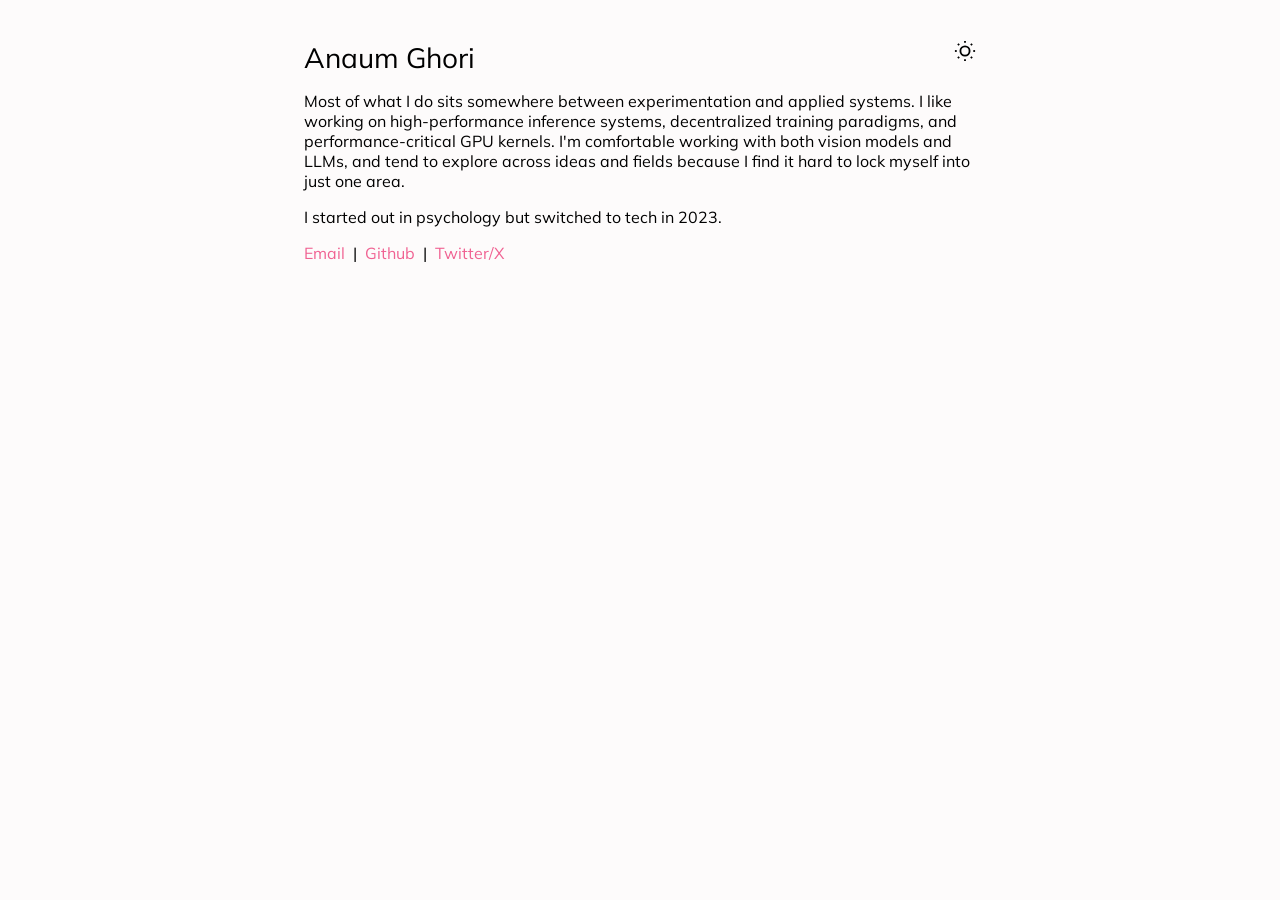
<file: index.html>
<!DOCTYPE HTML PUBLIC "-//W3C//DTD HTML 4.01 Transitional//EN">
<html>

<head>
  <link rel="stylesheet" href="stylesheet.css">
  <title>Anaum Ghori</title>
  <meta name="Anaum Ghori's Homepage" http-equiv="Content-Type" content="Anaum Ghori's Homepage">
  <meta name="viewport" content="width=device-width, initial-scale=1">
  <link rel="preconnect" href="https://fonts.googleapis.com">
  <link rel="preconnect" href="https://fonts.gstatic.com" crossorigin>
  <link href="https://fonts.googleapis.com/css2?family=Mulish:wght@300;400;600;700&display=swap" rel="stylesheet">
</head>
 
<body>
<table class="page-shell" width="900" border="0" align="center" border="0" cellspacing="0" cellpadding="20">
  <tr><td>

<table class="page-header" width="100%" align="center" border="0" cellspacing="0" cellpadding="20">
  <tr>
    <td align="left">
      <div class="home-intro" style="width: 82%; margin: 0 auto; position: relative;">
        <button id="theme-toggle" onclick="toggleTheme()" style="background:none;border:none;cursor:pointer;padding:0;position:absolute;top:0;right:0;">
          <svg width="22" height="22" viewBox="0 0 24 24" fill="currentColor" xmlns="http://www.w3.org/2000/svg">
            <path d="M12 3a9 9 0 1 0 9 9c0-.46-.04-.92-.1-1.36a5.389 5.389 0 0 1-4.4 2.26 5.403 5.403 0 0 1-3.14-9.8c-.44-.06-.9-.1-1.36-.1z"/>
          </svg>
        </button>
        <pageheading>Anaum Ghori</pageheading>

        <p>Most of what I do sits somewhere between experimentation and applied systems. I like working on high-performance inference systems, 
          decentralized training paradigms, and performance-critical GPU kernels. I'm comfortable working with both vision models and LLMs, and 
          tend to explore across ideas and fields because I find it hard to lock myself into just one area.
        </p>

        <p>I started out in psychology but switched to tech in 2023.</p>
        <p>
          <a href="mailto:ghorianaum@gmail.com">Email</a> &nbsp;|&nbsp;
          <a href="https://github.com/anaumghori">Github</a> &nbsp;|&nbsp; 
          <a href="https://x.com/anaumghori">Twitter/X</a>
        </p>
      </div>
    </td>
  </tr>
</table>
  </td></tr>
</table>
<script>
  function toggleTheme() {
    var body = document.body;
    var btn = document.getElementById('theme-toggle');
    if (body.classList.contains('dark-mode')) {
      body.classList.remove('dark-mode');
      btn.innerHTML = '<svg width="22" height="22" viewBox="0 0 24 24" fill="none" stroke="currentColor" stroke-width="2" xmlns="http://www.w3.org/2000/svg"><circle cx="12" cy="12" r="5"/><line x1="12" y1="1" x2="12" y2="3"/><line x1="12" y1="21" x2="12" y2="23"/><line x1="4.22" y1="4.22" x2="5.64" y2="5.64"/><line x1="18.36" y1="18.36" x2="19.78" y2="19.78"/><line x1="1" y1="12" x2="3" y2="12"/><line x1="21" y1="12" x2="23" y2="12"/><line x1="4.22" y1="19.78" x2="5.64" y2="18.36"/><line x1="18.36" y1="5.64" x2="19.78" y2="4.22"/></svg>';
      localStorage.setItem('theme', 'light');
    } else {
      body.classList.add('dark-mode');
      btn.innerHTML = '<svg width="22" height="22" viewBox="0 0 24 24" fill="currentColor" xmlns="http://www.w3.org/2000/svg"><path d="M12 3a9 9 0 1 0 9 9c0-.46-.04-.92-.1-1.36a5.389 5.389 0 0 1-4.4 2.26 5.403 5.403 0 0 1-3.14-9.8c-.44-.06-.9-.1-1.36-.1z"/></svg>';
      localStorage.setItem('theme', 'dark');
    }
  }
  if (localStorage.getItem('theme') === 'dark') {
    document.body.classList.add('dark-mode');
    document.getElementById('theme-toggle').innerHTML = '<svg width="22" height="22" viewBox="0 0 24 24" fill="currentColor" xmlns="http://www.w3.org/2000/svg"><path d="M12 3a9 9 0 1 0 9 9c0-.46-.04-.92-.1-1.36a5.389 5.389 0 0 1-4.4 2.26 5.403 5.403 0 0 1-3.14-9.8c-.44-.06-.9-.1-1.36-.1z"/></svg>';
  } else {
    document.getElementById('theme-toggle').innerHTML = '<svg width="22" height="22" viewBox="0 0 24 24" fill="none" stroke="currentColor" stroke-width="2" xmlns="http://www.w3.org/2000/svg"><circle cx="12" cy="12" r="5"/><line x1="12" y1="1" x2="12" y2="3"/><line x1="12" y1="21" x2="12" y2="23"/><line x1="4.22" y1="4.22" x2="5.64" y2="5.64"/><line x1="18.36" y1="18.36" x2="19.78" y2="19.78"/><line x1="1" y1="12" x2="3" y2="12"/><line x1="21" y1="12" x2="23" y2="12"/><line x1="4.22" y1="19.78" x2="5.64" y2="18.36"/><line x1="18.36" y1="5.64" x2="19.78" y2="4.22"/></svg>';
  }
</script>
</body>

</html>
</file>
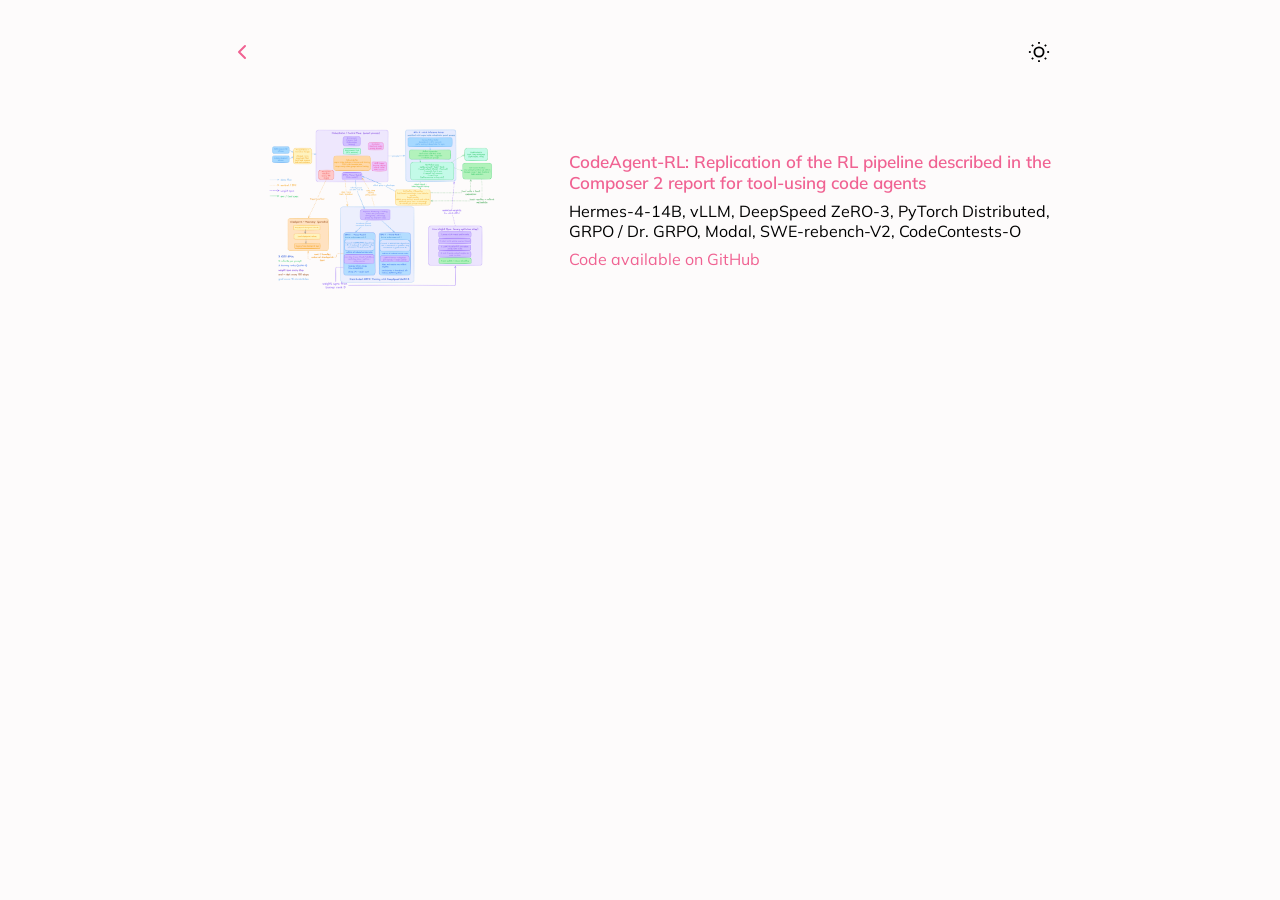
<file: blogs_page.html>
<!DOCTYPE HTML PUBLIC "-//W3C//DTD HTML 4.01 Transitional//EN">
<html>

<head>
  <link rel="stylesheet" href="stylesheet.css">
  <title>Blogs</title>
  <meta name="Blogs" http-equiv="Content-Type" content="Blogs">
  <meta name="viewport" content="width=device-width, initial-scale=1">
  <link rel="preconnect" href="https://fonts.googleapis.com">
  <link rel="preconnect" href="https://fonts.gstatic.com" crossorigin>
  <link href="https://fonts.googleapis.com/css2?family=Mulish:wght@300;400;600;700&display=swap" rel="stylesheet">
</head>
 
<body>
<table class="page-shell" width="900" border="0" align="center" border="0" cellspacing="0" cellpadding="20">
  <tr><td>

<table class="page-header" width="100%" align="center" border="0" cellspacing="0" cellpadding="20">
  <tr>
    <td align="left">
      <a href="index.html" style="text-decoration:none;display:inline-block;">
        <svg width="24" height="24" viewBox="0 0 24 24" fill="none" xmlns="http://www.w3.org/2000/svg">
          <path d="M15 18L9 12L15 6" stroke="currentColor" stroke-width="2" stroke-linecap="round" stroke-linejoin="round"/>
        </svg>
      </a>
    </td>
    <td align="right">
      <button id="theme-toggle" onclick="toggleTheme()" style="background:none;border:none;cursor:pointer;padding:0;">
        <svg width="22" height="22" viewBox="0 0 24 24" fill="currentColor" xmlns="http://www.w3.org/2000/svg">
          <path d="M12 3a9 9 0 1 0 9 9c0-.46-.04-.92-.1-1.36a5.389 5.389 0 0 1-4.4 2.26 5.403 5.403 0 0 1-3.14-9.8c-.44-.06-.9-.1-1.36-.1z"/>
        </svg>
      </button>
    </td>
  </tr>
</table>

<table class="blog-list" width="100%" align="center" border="0" cellspacing="0" cellpadding="15" style="margin-top: 30px;">
  <tr>
    <td class="blog-list-preview" width="40%" valign="top" align="center"><a href="blog_template.html?slug=CodeAgent-RL">
      <span class="theme-preview" style="width: 72%;">
        <img class="theme-preview-image theme-preview-light" src="images/CodeAgent-RL/light.png" alt="CodeAgent-RL pipeline diagram, light theme">
        <img class="theme-preview-image theme-preview-dark" src="images/CodeAgent-RL/dark.png" alt="CodeAgent-RL pipeline diagram, dark theme">
      </span>
    </a></td>
    <td class="blog-list-summary" width="60%" valign="middle">
      <p><a href="blog_template.html?slug=CodeAgent-RL">
        <heading>CodeAgent-RL: Replication of the RL pipeline described in the Composer 2 report for tool-using code agents</heading>
      </a><br><span style="display:block; height:8px;"></span>
      Hermes-4-14B, vLLM, DeepSpeed ZeRO-3, PyTorch Distributed, GRPO / Dr. GRPO, Modal, SWE-rebench-V2, CodeContests-O<br>
      <span style="display:block; height:8px;"></span>
      <a href="https://github.com/anaumghori/CodeAgent-RL">Code available on GitHub</a><br>
      </p>
    </td>
  </tr>
</table>
  </td></tr>
</table>
<script>
  function toggleTheme() {
    var body = document.body;
    var btn = document.getElementById('theme-toggle');
    if (body.classList.contains('dark-mode')) {
      body.classList.remove('dark-mode');
      btn.innerHTML = '<svg width="22" height="22" viewBox="0 0 24 24" fill="none" stroke="currentColor" stroke-width="2" xmlns="http://www.w3.org/2000/svg"><circle cx="12" cy="12" r="5"/><line x1="12" y1="1" x2="12" y2="3"/><line x1="12" y1="21" x2="12" y2="23"/><line x1="4.22" y1="4.22" x2="5.64" y2="5.64"/><line x1="18.36" y1="18.36" x2="19.78" y2="19.78"/><line x1="1" y1="12" x2="3" y2="12"/><line x1="21" y1="12" x2="23" y2="12"/><line x1="4.22" y1="19.78" x2="5.64" y2="18.36"/><line x1="18.36" y1="5.64" x2="19.78" y2="4.22"/></svg>';
      localStorage.setItem('theme', 'light');
    } else {
      body.classList.add('dark-mode');
      btn.innerHTML = '<svg width="22" height="22" viewBox="0 0 24 24" fill="currentColor" xmlns="http://www.w3.org/2000/svg"><path d="M12 3a9 9 0 1 0 9 9c0-.46-.04-.92-.1-1.36a5.389 5.389 0 0 1-4.4 2.26 5.403 5.403 0 0 1-3.14-9.8c-.44-.06-.9-.1-1.36-.1z"/></svg>';
      localStorage.setItem('theme', 'dark');
    }
  }
  if (localStorage.getItem('theme') === 'dark') {
    document.body.classList.add('dark-mode');
    document.getElementById('theme-toggle').innerHTML = '<svg width="22" height="22" viewBox="0 0 24 24" fill="currentColor" xmlns="http://www.w3.org/2000/svg"><path d="M12 3a9 9 0 1 0 9 9c0-.46-.04-.92-.1-1.36a5.389 5.389 0 0 1-4.4 2.26 5.403 5.403 0 0 1-3.14-9.8c-.44-.06-.9-.1-1.36-.1z"/></svg>';
  } else {
    document.getElementById('theme-toggle').innerHTML = '<svg width="22" height="22" viewBox="0 0 24 24" fill="none" stroke="currentColor" stroke-width="2" xmlns="http://www.w3.org/2000/svg"><circle cx="12" cy="12" r="5"/><line x1="12" y1="1" x2="12" y2="3"/><line x1="12" y1="21" x2="12" y2="23"/><line x1="4.22" y1="4.22" x2="5.64" y2="5.64"/><line x1="18.36" y1="18.36" x2="19.78" y2="19.78"/><line x1="1" y1="12" x2="3" y2="12"/><line x1="21" y1="12" x2="23" y2="12"/><line x1="4.22" y1="19.78" x2="5.64" y2="18.36"/><line x1="18.36" y1="5.64" x2="19.78" y2="4.22"/></svg>';
  }
</script>
</body>

</html>
</file>
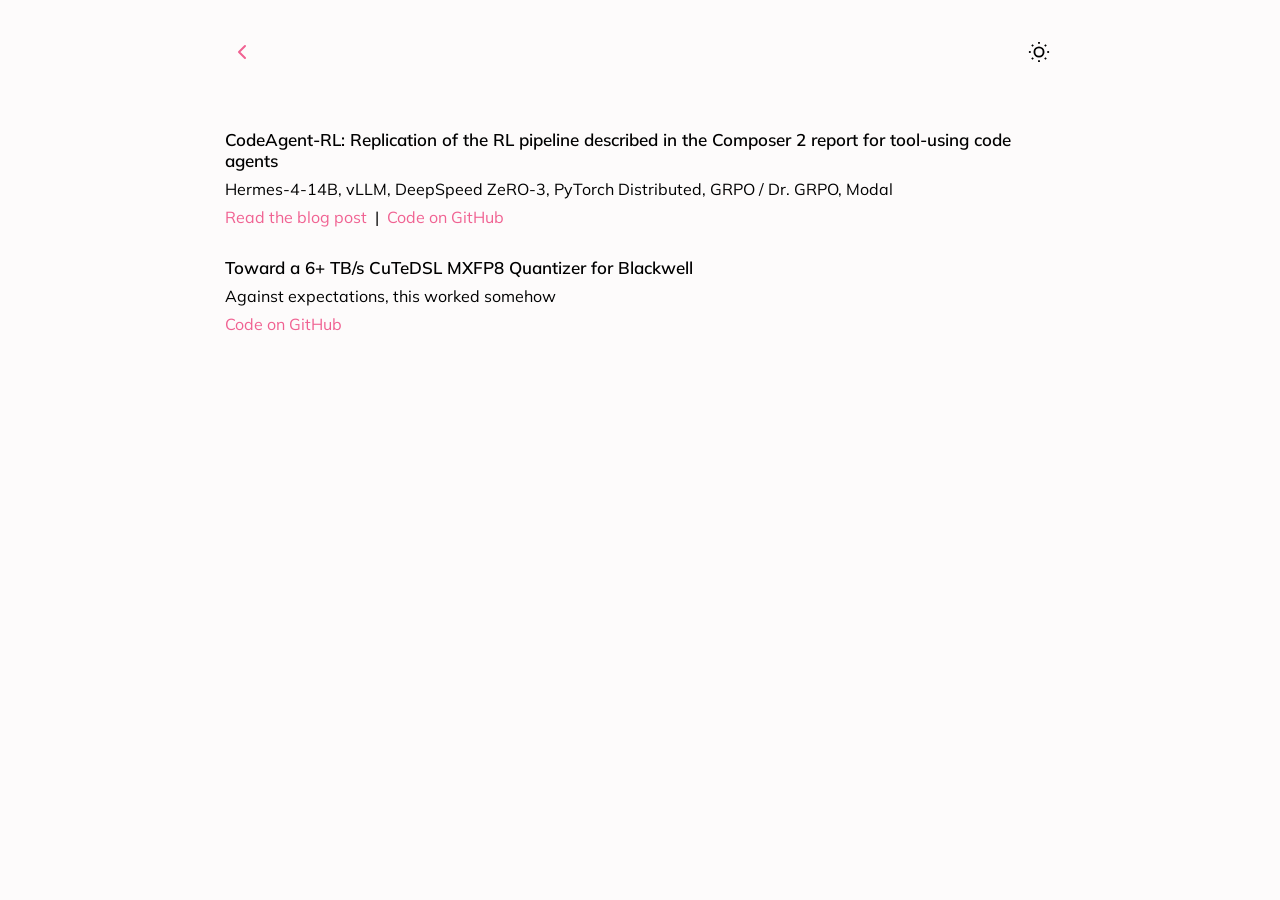
<file: projects_page.html>
<!DOCTYPE HTML PUBLIC "-//W3C//DTD HTML 4.01 Transitional//EN">
<html>

<head>
  <link rel="stylesheet" href="stylesheet.css">
  <title>Projects</title>
  <meta name="Projects" http-equiv="Content-Type" content="Projects">
  <meta name="viewport" content="width=device-width, initial-scale=1">
  <link rel="preconnect" href="https://fonts.googleapis.com">
  <link rel="preconnect" href="https://fonts.gstatic.com" crossorigin>
  <link href="https://fonts.googleapis.com/css2?family=Mulish:wght@300;400;600;700&display=swap" rel="stylesheet">
</head>
 
<body>
<table class="page-shell" width="900" border="0" align="center" border="0" cellspacing="0" cellpadding="20">
  <tr><td>

<table class="page-header" width="100%" align="center" border="0" cellspacing="0" cellpadding="20">
  <tr>
    <td align="left">
      <a href="index.html" style="text-decoration:none;display:inline-block;">
        <svg width="24" height="24" viewBox="0 0 24 24" fill="none" xmlns="http://www.w3.org/2000/svg">
          <path d="M15 18L9 12L15 6" stroke="currentColor" stroke-width="2" stroke-linecap="round" stroke-linejoin="round"/>
        </svg>
      </a>
    </td>
    <td align="right">
      <button id="theme-toggle" onclick="toggleTheme()" style="background:none;border:none;cursor:pointer;padding:0;">
        <svg width="22" height="22" viewBox="0 0 24 24" fill="currentColor" xmlns="http://www.w3.org/2000/svg">
          <path d="M12 3a9 9 0 1 0 9 9c0-.46-.04-.92-.1-1.36a5.389 5.389 0 0 1-4.4 2.26 5.403 5.403 0 0 1-3.14-9.8c-.44-.06-.9-.1-1.36-.1z"/>
        </svg>
      </button>
    </td>
  </tr>
</table>

<table class="blog-list" width="100%" align="center" border="0" cellspacing="0" cellpadding="15" style="margin-top: 30px;">
  <tr>
    <td class="blog-list-summary" width="100%" valign="middle">
      <p><heading>CodeAgent-RL: Replication of the RL pipeline described in the Composer 2 report for tool-using code agents</heading><br><span style="display:block; height:8px;"></span>
      Hermes-4-14B, vLLM, DeepSpeed ZeRO-3, PyTorch Distributed, GRPO / Dr. GRPO, Modal<br>
      <span style="display:block; height:8px;"></span>
      <a href="blog_template.html?slug=CodeAgent-RL">Read the blog post</a> &nbsp;|&nbsp;
      <a href="https://github.com/anaumghori/CodeAgent-RL">Code on GitHub</a><br>
      </p>
    </td>
  </tr>
  <tr>
    <td class="blog-list-summary" width="100%" valign="middle">
      <p><heading>Toward a 6+ TB/s CuTeDSL MXFP8 Quantizer for Blackwell</heading><br><span style="display:block; height:8px;"></span>
      Against expectations, this worked somehow<br>
      <span style="display:block; height:8px;"></span>
      <a href="https://github.com/anaumghori/MXFP8-quantizer">Code on GitHub</a><br>
      </p>
    </td>
  </tr>
</table>
  </td></tr>
</table>
<script>
  function toggleTheme() {
    var body = document.body;
    var btn = document.getElementById('theme-toggle');
    if (body.classList.contains('dark-mode')) {
      body.classList.remove('dark-mode');
      btn.innerHTML = '<svg width="22" height="22" viewBox="0 0 24 24" fill="none" stroke="currentColor" stroke-width="2" xmlns="http://www.w3.org/2000/svg"><circle cx="12" cy="12" r="5"/><line x1="12" y1="1" x2="12" y2="3"/><line x1="12" y1="21" x2="12" y2="23"/><line x1="4.22" y1="4.22" x2="5.64" y2="5.64"/><line x1="18.36" y1="18.36" x2="19.78" y2="19.78"/><line x1="1" y1="12" x2="3" y2="12"/><line x1="21" y1="12" x2="23" y2="12"/><line x1="4.22" y1="19.78" x2="5.64" y2="18.36"/><line x1="18.36" y1="5.64" x2="19.78" y2="4.22"/></svg>';
      localStorage.setItem('theme', 'light');
    } else {
      body.classList.add('dark-mode');
      btn.innerHTML = '<svg width="22" height="22" viewBox="0 0 24 24" fill="currentColor" xmlns="http://www.w3.org/2000/svg"><path d="M12 3a9 9 0 1 0 9 9c0-.46-.04-.92-.1-1.36a5.389 5.389 0 0 1-4.4 2.26 5.403 5.403 0 0 1-3.14-9.8c-.44-.06-.9-.1-1.36-.1z"/></svg>';
      localStorage.setItem('theme', 'dark');
    }
  }
  if (localStorage.getItem('theme') === 'dark') {
    document.body.classList.add('dark-mode');
    document.getElementById('theme-toggle').innerHTML = '<svg width="22" height="22" viewBox="0 0 24 24" fill="currentColor" xmlns="http://www.w3.org/2000/svg"><path d="M12 3a9 9 0 1 0 9 9c0-.46-.04-.92-.1-1.36a5.389 5.389 0 0 1-4.4 2.26 5.403 5.403 0 0 1-3.14-9.8c-.44-.06-.9-.1-1.36-.1z"/></svg>';
  } else {
    document.getElementById('theme-toggle').innerHTML = '<svg width="22" height="22" viewBox="0 0 24 24" fill="none" stroke="currentColor" stroke-width="2" xmlns="http://www.w3.org/2000/svg"><circle cx="12" cy="12" r="5"/><line x1="12" y1="1" x2="12" y2="3"/><line x1="12" y1="21" x2="12" y2="23"/><line x1="4.22" y1="4.22" x2="5.64" y2="5.64"/><line x1="18.36" y1="18.36" x2="19.78" y2="19.78"/><line x1="1" y1="12" x2="3" y2="12"/><line x1="21" y1="12" x2="23" y2="12"/><line x1="4.22" y1="19.78" x2="5.64" y2="18.36"/><line x1="18.36" y1="5.64" x2="19.78" y2="4.22"/></svg>';
  }
</script>
</body>

</html>
</file>
<file: stylesheet.css>
* {
  box-sizing: border-box;
}

html {
  -webkit-text-size-adjust: 100%;
}

a {
  color: #f06292;
  text-decoration: none;
}

a:focus, a:hover {
  color: #f09228;
  text-decoration: none;
}

body, td, th {
  font-family: 'Mulish';
  font-size: 16px;
  font-weight: 400;
  color: #000000;
  background-color: #fdfbfb;
}

body {
  margin: 0;
}

heading {
  font-family: 'Mulish';
  font-size: 17px;
  font-weight: 600;
}

hr {
  border: 0;
  height: 1px;
  background-image: linear-gradient(to right, rgba(0, 0, 0, 0), rgba(0, 0, 0, 0.75), rgba(0, 0, 0, 0));
}

strong {
  font-family: 'Mulish';
  font-size: 16px;
  font-weight: 600;
}

pageheading {
  font-family: 'Mulish';
  font-size: 28px;
  font-weight: 400;
}

.page-shell {
  width: min(900px, calc(100% - 32px));
  margin: 0 auto;
}

.page-shell-inner {
  padding: 20px;
}

.page-shell > tbody > tr > td {
  padding: 20px;
}

.page-header td {
  padding: 20px;
}

.page-header-blog {
  display: flex;
  align-items: center;
  justify-content: space-between;
  gap: 16px;
  padding: 20px;
}

.page-header-back,
.page-header-action {
  flex: 0 0 auto;
}

.page-title-row {
  text-align: center;
  padding: 0 20px 20px;
}

.home-intro {
  max-width: 82%;
}

.theme-preview {
  display: inline-block;
  width: 90%;
}

.theme-preview-image {
  display: none;
  width: 100%;
  height: auto;
  border-radius: 15px;
}

.theme-preview-light {
  display: block;
}

body.dark-mode .theme-preview-light {
  display: none;
}

body.dark-mode .theme-preview-dark {
  display: block;
}

body.dark-mode, body.dark-mode td, body.dark-mode th {
  color: #e8e8e8;
  background-color: #181717;
}

body.dark-mode hr {
  background-image: linear-gradient(to right, rgba(255, 255, 255, 0), rgba(255, 255, 255, 0.75), rgba(255, 255, 255, 0));
}

body.dark-mode pageheading {
  color: #e8e8e8;
}

body.dark-mode a {
  color: #f06292;
}

body.dark-mode a:focus, body.dark-mode a:hover {
  color: #f19f41;
}

body.dark-mode #theme-toggle {
  color: #e8e8e8;
}

#blog-content {
  line-height: 1.7;
  --blog-inline-code-color: #3f3f46;
  --blog-inline-code-bg: rgba(15, 23, 42, 0.08);
  --blog-panel-inline-code-bg: rgba(15, 23, 42, 0.08);
  --blog-heading-h1-size: 30px;
  --blog-heading-h2-size: 23px;
  --blog-heading-h3-size: 20px;
  --blog-heading-h4-size: 18px;
  --blog-heading-h5-size: 15px;
  --blog-heading-h6-size: 14px;
}

#blog-toc-container,
#blog-content {
  max-width: 100%;
  overflow-wrap: anywhere;
}

#blog-content h1,
#blog-content h2,
#blog-content h3,
#blog-content h4,
#blog-content h5,
#blog-content h6 {
  margin-top: 1.5em;
  margin-bottom: 0.5em;
  font-weight: 600;
}

#blog-content h1,
#blog-content h2,
#blog-content h3,
#blog-content h4,
#blog-content h5,
#blog-content h6,
#blog-content p,
#blog-content li,
#blog-content blockquote,
#blog-content figcaption,
#blog-toc-container a {
  overflow-wrap: anywhere;
  word-break: break-word;
}

#blog-content h1 { font-size: var(--blog-heading-h1-size); }
#blog-content h2 { font-size: var(--blog-heading-h2-size); }
#blog-content h3 { font-size: var(--blog-heading-h3-size); }
#blog-content h4 { font-size: var(--blog-heading-h4-size); }
#blog-content h5 { font-size: var(--blog-heading-h5-size); }
#blog-content h6 { font-size: var(--blog-heading-h6-size); }

#blog-content p {
  margin-bottom: 1em;
}

#blog-content img {
  max-width: 100%;
  height: auto;
}

#blog-toc-container {
  margin: 1.5em 0 1.75em;
}

#blog-toc-container .blog-toc {
  margin: 0;
  max-width: 100%;
}

#blog-toc-container .blog-toc summary {
  cursor: pointer;
}

#blog-toc-container .blog-toc summary::marker {
  font-size: 0.8em;
}

#blog-toc-container .blog-toc-list,
#blog-toc-container .blog-toc-list ul {
  margin: 0.85em 0 0;
  padding-left: 25px;
}

#blog-toc-container .blog-toc-list li {
  margin-bottom: 0.3em;
}

.blog-list td {
  vertical-align: middle;
}

.blog-list-summary p {
  margin: 0;
}

#blog-content details summary {
  cursor: pointer;
}

#blog-content details summary::marker {
  font-size: 0.8em;
}

#blog-content p code,
#blog-content li code,
#blog-content td code,
#blog-content th code,
#blog-content blockquote code {
  overflow-wrap: anywhere;
  word-break: break-word;
}

#blog-content .blog-theme-diagram {
  margin: 1.5em 0 2em;
  text-align: center;
}

#blog-content .blog-theme-diagram .theme-image {
  display: none;
  width: 92%;
  max-width: 100%;
  height: auto;
  margin: 0 auto;
}

#blog-content .blog-theme-diagram .theme-image-light {
  display: inline-block;
}

body.dark-mode #blog-content .blog-theme-diagram .theme-image-light {
  display: none;
}

body.dark-mode #blog-content .blog-theme-diagram .theme-image-dark {
  display: inline-block;
}

#blog-content p code,
#blog-content li code,
#blog-content td code,
#blog-content th code,
#blog-content blockquote code {
  font-family: inherit;
  font-size: inherit;
  font-weight: inherit;
  font-style: inherit;
  line-height: inherit;
  color: var(--blog-inline-code-color);
  background-color: var(--blog-inline-code-bg);
  padding: 2px 6px;
  border-radius: 3px;
}

#blog-content pre {
  font-family: 'Mulish', sans-serif;
  background-color: #f4f1f1;
  padding: 15px;
  border-radius: 6px;
  overflow-x: auto;
  margin-bottom: 1em;
}

#blog-content pre code {
  font-family: inherit;
  font-size: inherit;
  font-weight: inherit;
  font-style: inherit;
  line-height: inherit;
  background: none;
  padding: 0;
  color: inherit;
}

#blog-content ul, #blog-content ol {
  margin-bottom: 1em;
  padding-left: 25px;
}

#blog-content li {
  margin-bottom: 0.3em;
}

#blog-content .content-panel {
  position: relative;
  margin: 1.5em 0;
  border-left: 4px solid #cfcccc;
  background-color: transparent;
}

#blog-content .content-panel-body {
  font-family: 'Mulish', sans-serif;
  font-size: 16px;
  font-style: italic;
  padding: 14px 0 14px 30px;
  color: #575656;
}

body.dark-mode #blog-content .content-panel-body {
  color: #bdbcbc;
}

#blog-content .content-panel-plain .content-panel-body {
  padding: 14px 0 14px 30px;
}

#blog-content .content-panel-body p,
#blog-content .content-panel-body li,
#blog-content .content-panel-body blockquote,
#blog-content .content-panel-body strong,
#blog-content .content-panel-body em,
#blog-content .content-panel-body a,
#blog-content .content-panel-body h1,
#blog-content .content-panel-body h2,
#blog-content .content-panel-body h3,
#blog-content .content-panel-body h4,
#blog-content .content-panel-body h5,
#blog-content .content-panel-body h6 {
  font-family: inherit;
  font-size: inherit;
  font-style: inherit;
}

#blog-content .content-panel-body > *:first-child {
  margin-top: 0;
}

#blog-content .content-panel-body > *:last-child {
  margin-bottom: 0;
}

#blog-content .content-panel-body p,
#blog-content .content-panel-body ul,
#blog-content .content-panel-body ol {
  margin-bottom: 1em;
}

#blog-content .content-panel-body code {
  color: inherit;
  background-color: var(--blog-panel-inline-code-bg);
}

#blog-content .table-wrapper {
  width: 100%;
  overflow-x: auto;
  margin: 1.5em 0;
}

#blog-content table {
  width: 100%;
  border-collapse: collapse;
  border: 1px solid #c7ccd6;
  background-color: #ffffff;
  font-size: 15px;
}

#blog-content th,
#blog-content td {
  border: 1px solid #c7ccd6;
  padding: 8px 14px;
  text-align: left;
  vertical-align: top;
  line-height: 1.45;
}

#blog-content th {
  font-weight: 700;
}

body.dark-mode #blog-content code {
  --blog-inline-code-color: #f3f4f6;
  --blog-inline-code-bg: #2d2d2d;
  --blog-panel-inline-code-bg: rgba(148, 163, 184, 0.16);
}

body.dark-mode #blog-content pre {
  background-color: #2d2d2d;
}

body.dark-mode #blog-content .content-panel {
  border-left-color: #484747;
  background-color: transparent;
}

body.dark-mode #blog-content table {
  border-color: #3b4252;
  background-color: #1f2430;
  color: #e8e8e8;
}

body.dark-mode #blog-content th,
body.dark-mode #blog-content td {
  border-color: #3b4252;
}

body.dark-mode #blog-content pre code,
body.dark-mode #blog-content .hljs {
  color: #f3f4f6;
}

body.dark-mode #blog-content .hljs-comment,
body.dark-mode #blog-content .hljs-quote {
  color: #9ca3af;
}

body.dark-mode #blog-content .hljs-keyword,
body.dark-mode #blog-content .hljs-selector-tag,
body.dark-mode #blog-content .hljs-subst {
  color: #f472b6;
}

body.dark-mode #blog-content .hljs-string,
body.dark-mode #blog-content .hljs-doctag,
body.dark-mode #blog-content .hljs-regexp {
  color: #86efac;
}

body.dark-mode #blog-content .hljs-title,
body.dark-mode #blog-content .hljs-section,
body.dark-mode #blog-content .hljs-selector-id {
  color: #93c5fd;
}

body.dark-mode #blog-content .hljs-number,
body.dark-mode #blog-content .hljs-literal,
body.dark-mode #blog-content .hljs-symbol,
body.dark-mode #blog-content .hljs-bullet {
  color: #fdba74;
}

body.dark-mode #blog-content .hljs-attr,
body.dark-mode #blog-content .hljs-attribute,
body.dark-mode #blog-content .hljs-variable,
body.dark-mode #blog-content .hljs-template-variable,
body.dark-mode #blog-content .hljs-type {
  color: #67e8f9;
}

body.dark-mode #blog-content .hljs-built_in,
body.dark-mode #blog-content .hljs-function,
body.dark-mode #blog-content .hljs-class .hljs-title {
  color: #f9a8d4;
}

@media (max-width: 700px) {
  body, td, th {
    font-size: 15px;
  }

  .page-shell {
    width: calc(100% - 20px);
  }

  .page-shell > tbody > tr > td {
    padding: 12px;
  }

  .page-shell-inner {
    padding: 12px;
  }

  .page-header td {
    padding: 12px;
  }

  .page-header-blog {
    padding: 12px;
  }

  .page-title-row {
    padding: 0 12px 12px;
  }

  .home-intro {
    max-width: 100%;
    width: 100% !important;
  }

  pageheading {
    font-size: 24px;
  }

  #blog-content {
    --blog-heading-h1-size: 26px;
    --blog-heading-h2-size: 21px;
    --blog-heading-h3-size: 18px;
    --blog-heading-h4-size: 17px;
  }

  #blog-content pre {
    padding: 12px;
  }

  #blog-content th,
  #blog-content td {
    padding: 7px 10px;
  }

  #blog-toc-container {
    margin: 1.1em 0 1.4em;
  }

  .blog-list,
  .blog-list tbody,
  .blog-list tr,
  .blog-list td {
    display: block;
    width: 100% !important;
  }

  .blog-list {
    margin-top: 20px !important;
  }

  .blog-list tr {
    margin-bottom: 26px;
  }

  .blog-list td {
    padding: 0;
    text-align: left;
  }

  .blog-list-preview {
    margin-bottom: 14px;
    text-align: center !important;
  }

  .blog-list-preview .theme-preview {
    width: 100% !important;
  }

  .blog-list-summary p {
    margin: 0;
  }
}
</file>
